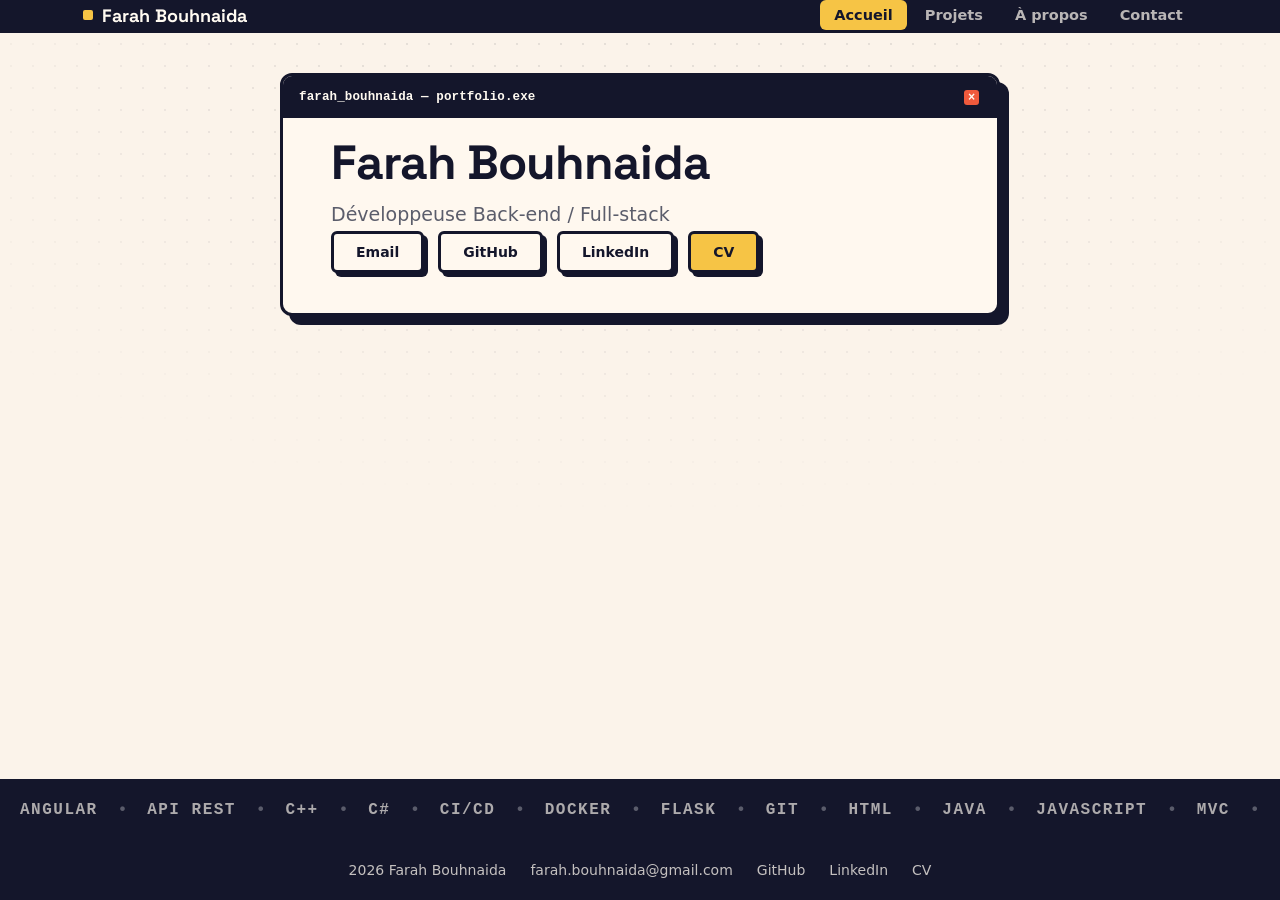
<file: index.html>
<!DOCTYPE html>
<html lang="fr">
<head>
  <meta charset="UTF-8">
  <meta name="viewport" content="width=device-width, initial-scale=1.0">
  <title>Farah Bouhnaida - Portfolio</title>
  <link rel="preconnect" href="https://fonts.googleapis.com">
  <link rel="preconnect" href="https://fonts.gstatic.com" crossorigin>
  <link href="https://fonts.googleapis.com/css2?family=Space+Grotesk:wght@500;600;700&display=swap" rel="stylesheet">
  <link rel="stylesheet" href="/styles/style.css">
</head>
<body data-page="accueil">

  <header>
    <nav class="container">
      <span class="logo">Farah Bouhnaida</span>
      <ul>
        <li><a href="/" data-page="accueil" class="active">Accueil</a></li>
        <li><a href="/projets" data-page="projets">Projets</a></li>
        <li><a href="/apropos" data-page="apropos">À propos</a></li>
        <li><a href="/contact" data-page="contact">Contact</a></li>
      </ul>
    </nav>
  </header>

  <main>
    <section class="hero-section" id="accueil">
      <div class="hero-grille"></div>
      <div class="container hero-content">
        <h1 class="hero-nom">Farah Bouhnaida</h1>
        <p class="hero-role">Développeuse Back-end / Full-stack</p>

        <div class="hero-links">
          <a href="mailto:farah.bouhnaida@gmail.com" class="hero-lien">Email</a>
          <a href="https://github.com/farahbouh" target="_blank" rel="noopener" class="hero-lien">GitHub</a>
          <a href="https://www.linkedin.com/in/farahbouh/" target="_blank" rel="noopener" class="hero-lien">LinkedIn</a>
          <a href="/static/CV_Farah_Bouhnaida.pdf" target="_blank" rel="noopener" class="hero-lien hero-lien-principal">CV</a>
        </div>
      </div>
    </section>

    <section class="marquee-section" aria-label="Compétences techniques">
      <div class="marquee-track">
        <div class="marquee-content" id="marquee-track-1"></div>
        <div class="marquee-content" id="marquee-track-2"></div>
      </div>
    </section>
  </main>

  <footer>
    <div class="container">
      <span>2026 Farah Bouhnaida</span>
      <a href="mailto:farah.bouhnaida@gmail.com">farah.bouhnaida@gmail.com</a>
      <a href="https://github.com/farahbouh" target="_blank" rel="noopener">GitHub</a>
      <a href="https://www.linkedin.com/in/farahbouh/" target="_blank" rel="noopener">LinkedIn</a>
      <a href="/static/CV_Farah_Bouhnaida.pdf" target="_blank" rel="noopener">CV</a>
    </div>
  </footer>

  <script src="scripts/competences.js"></script>

</body>
</html>
</file>
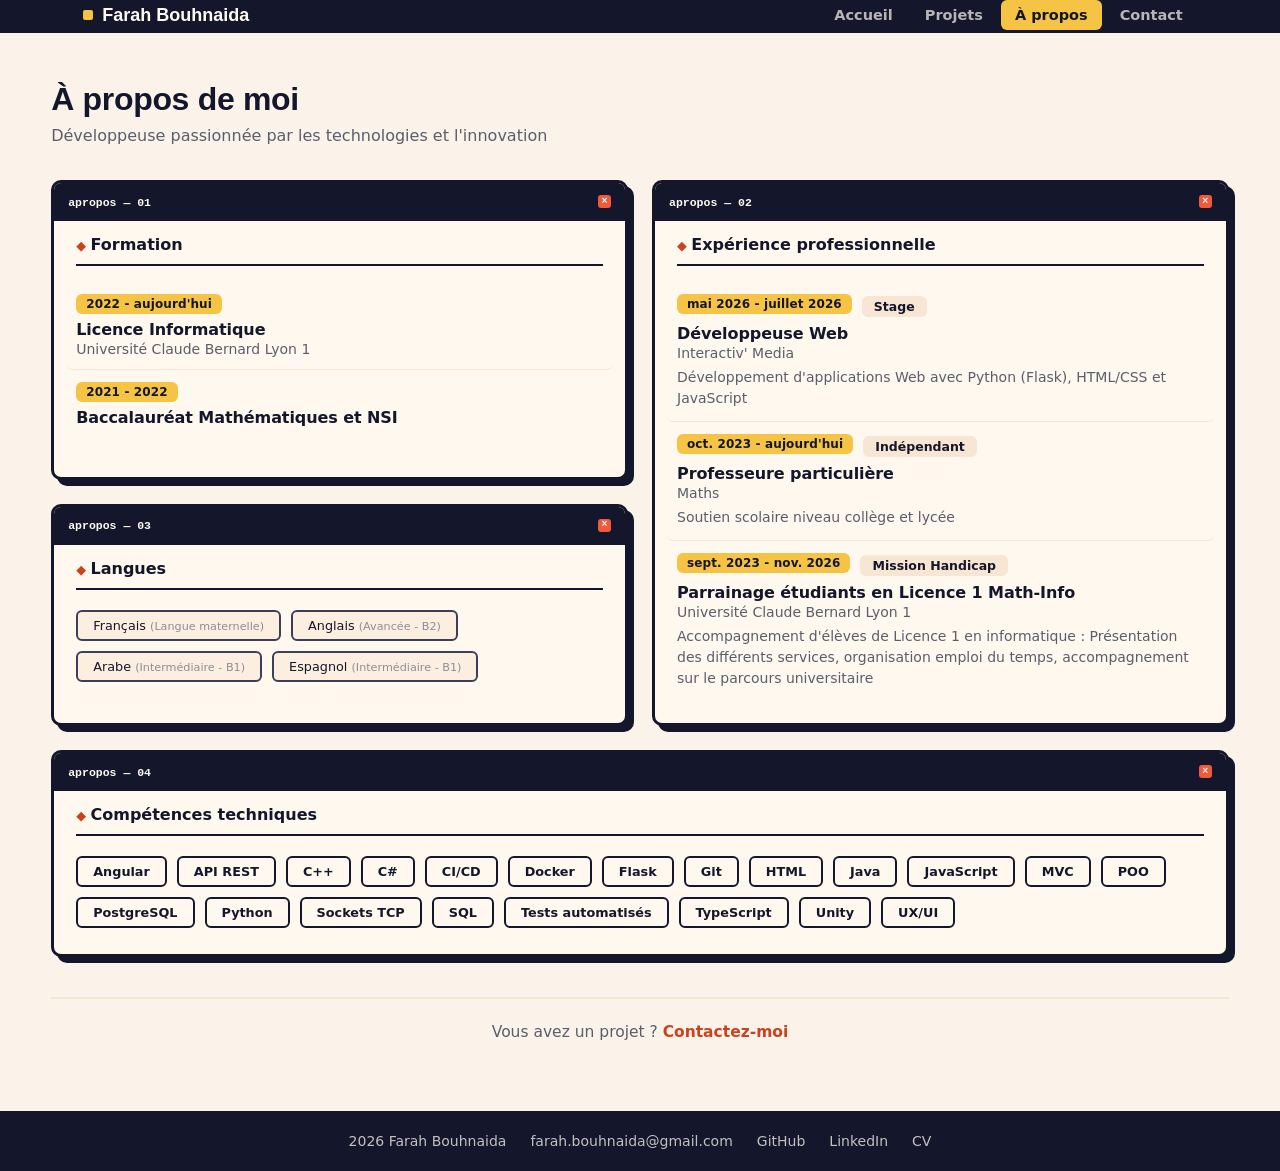
<file: apropos.html>
<!DOCTYPE html>
<html lang="fr">
<head>
  <meta charset="UTF-8">
  <meta name="viewport" content="width=device-width, initial-scale=1.0">
  <title>Farah Bouhnaida - Contact</title>
  <link rel="stylesheet" href="/styles/style.css">
</head>
<body data-page="apropos">

  <header>
    <nav class="container">
      <span class="logo">Farah Bouhnaida</span>
      <ul>
        <li><a href="/" data-page="accueil">Accueil</a></li>
        <li><a href="/projets" data-page="projets">Projets</a></li>
        <li><a href="/apropos" data-page="apropos" class="active">À propos</a></li>
        <li><a href="/contact" data-page="contact">Contact</a></li>
      </ul>
    </nav>
  </header>

  <main class="container page-apropos">
    <h1 class="titre-page">À propos de moi</h1>
    <p class="sous-titre-page">Développeuse passionnée par les technologies et l'innovation</p>

    <div class="grille-apropos">
      <section class="section-apropos">
        <h3 class="titre-section">Formation</h3>
        <ul class="liste-experiences">
          <li>
            <div class="experience-item">
              <span class="periode">2022 - aujourd'hui</span>
              <span class="intitule">Licence Informatique</span>
              <span class="etablissement">Université Claude Bernard Lyon 1</span>
            </div>
          </li>
          <li>
            <div class="experience-item">
              <span class="periode">2021 - 2022</span>
              <span class="intitule">Baccalauréat Mathématiques et NSI</span>
            </div>
          </li>
        </ul>
      </section>

      <section class="section-apropos section-experience">
        <h3 class="titre-section">Expérience professionnelle</h3>
        <ul class="liste-experiences">
          <li class="experience-item">
            <div class="exp-header">
              <span class="periode">mai 2026 - juillet 2026</span>
              <span class="statut">Stage</span>
            </div>
            <span class="intitule">Développeuse Web</span>
            <span class="etablissement">Interactiv' Media</span>
            <p class="description">Développement d'applications Web avec Python (Flask), HTML/CSS et JavaScript</p>
          </li>
          <li class="experience-item">
            <div class="exp-header">
              <span class="periode">oct. 2023 - aujourd'hui</span>
              <span class="statut">Indépendant</span>
            </div>
            <span class="intitule">Professeure particulière</span>
            <span class="etablissement">Maths</span>
            <p class="description">Soutien scolaire niveau collège et lycée</p>
          </li>
          <li class="experience-item">
            <div class="exp-header">
              <span class="periode">sept. 2023 - nov. 2026</span>
              <span class="statut">Mission Handicap</span>
            </div>
            <span class="intitule">Parrainage étudiants en Licence 1 Math-Info</span>
            <span class="etablissement">Université Claude Bernard Lyon 1</span>
            <p class="description"> Accompagnement d'élèves de Licence 1 en informatique : Présentation des différents services, organisation 
emploi du temps, accompagnement sur le parcours universitaire</p>
          </li>
        </ul>
      </section>

      <section class="section-apropos">
        <h3 class="titre-section">Langues</h3>
        <div class="badges-container">
          <span class="badge-langue">Français <span class="niveau">(Langue maternelle)</span></span>
          <span class="badge-langue">Anglais <span class="niveau">(Avancée - B2)</span></span>
          <span class="badge-langue">Arabe <span class="niveau">(Intermédiaire - B1)</span></span>
          <span class="badge-langue">Espagnol <span class="niveau">(Intermédiaire - B1)</span></span>
        </div>
      </section>

      <section class="section-apropos section-pleine-largeur">
        <h3 class="titre-section">Compétences techniques</h3>
        <div class="badges-container" id="badges-competences"></div>
      </section>
    </div>

    <div class="cta-subtil">
      <p class="cta-texte">Vous avez un projet ? <a href="/contact" class="cta-lien">Contactez-moi</a></p>
    </div>
  </main>

  <footer>
    <div class="container">
      <span>2026 Farah Bouhnaida</span>
      <a href="mailto:farah.bouhnaida@gmail.com">farah.bouhnaida@gmail.com</a>
      <a href="https://github.com/farahbouh" target="_blank" rel="noopener">GitHub</a>
      <a href="https://www.linkedin.com/in/farahbouh/" target="_blank" rel="noopener">LinkedIn</a>
      <a href="/static/CV_Farah_Bouhnaida.pdf" target="_blank" rel="noopener">CV</a>
    </div>
  </footer>

  <script src="scripts/competences.js"></script>

</body>
</html>
</file>
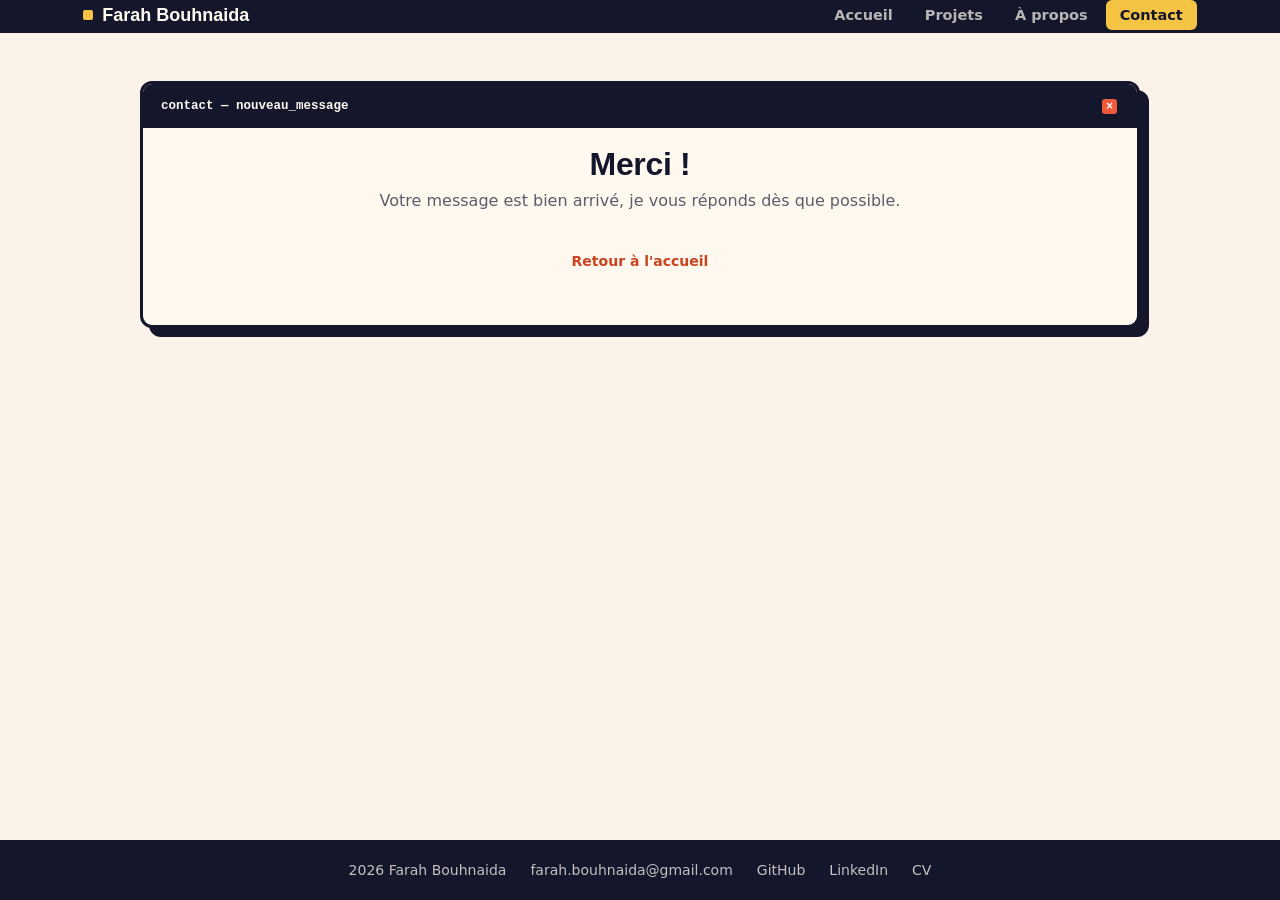
<file: merci.html>
<!DOCTYPE html>
<html lang="fr">
<head>
  <meta charset="UTF-8">
  <meta name="viewport" content="width=device-width, initial-scale=1.0">
  <title>Farah Bouhnaida - Merci</title>
  <link rel="stylesheet" href="/styles/style.css">
</head>
<body data-page="contact">

  <header>
    <nav class="container">
      <span class="logo">Farah Bouhnaida</span>
      <ul>
        <li><a href="/" data-page="accueil">Accueil</a></li>
        <li><a href="/projets" data-page="projets">Projets</a></li>
        <li><a href="/apropos" data-page="apropos">À propos</a></li>
        <li><a href="/contact" data-page="contact" class="active">Contact</a></li>
      </ul>
    </nav>
  </header>

  <main class="container page-contact">
    <div class="carte-contact" style="text-align:center;">
      <h1 class="titre-page">Merci !</h1>
      <p class="sous-titre-page">Votre message est bien arrivé, je vous réponds dès que possible.</p>
      <a href="/" class="bouton-principal">Retour à l'accueil</a>
    </div>
  </main>

  <footer>
    <div class="container">
      <span>2026 Farah Bouhnaida</span>
      <a href="mailto:farah.bouhnaida@gmail.com">farah.bouhnaida@gmail.com</a>
      <a href="https://github.com/farahbouh" target="_blank" rel="noopener">GitHub</a>
      <a href="https://www.linkedin.com/in/farahbouh/" target="_blank" rel="noopener">LinkedIn</a>
      <a href="/static/CV_Farah_Bouhnaida.pdf" target="_blank" rel="noopener">CV</a>
    </div>
  </footer>

</body>
</html>
</file>
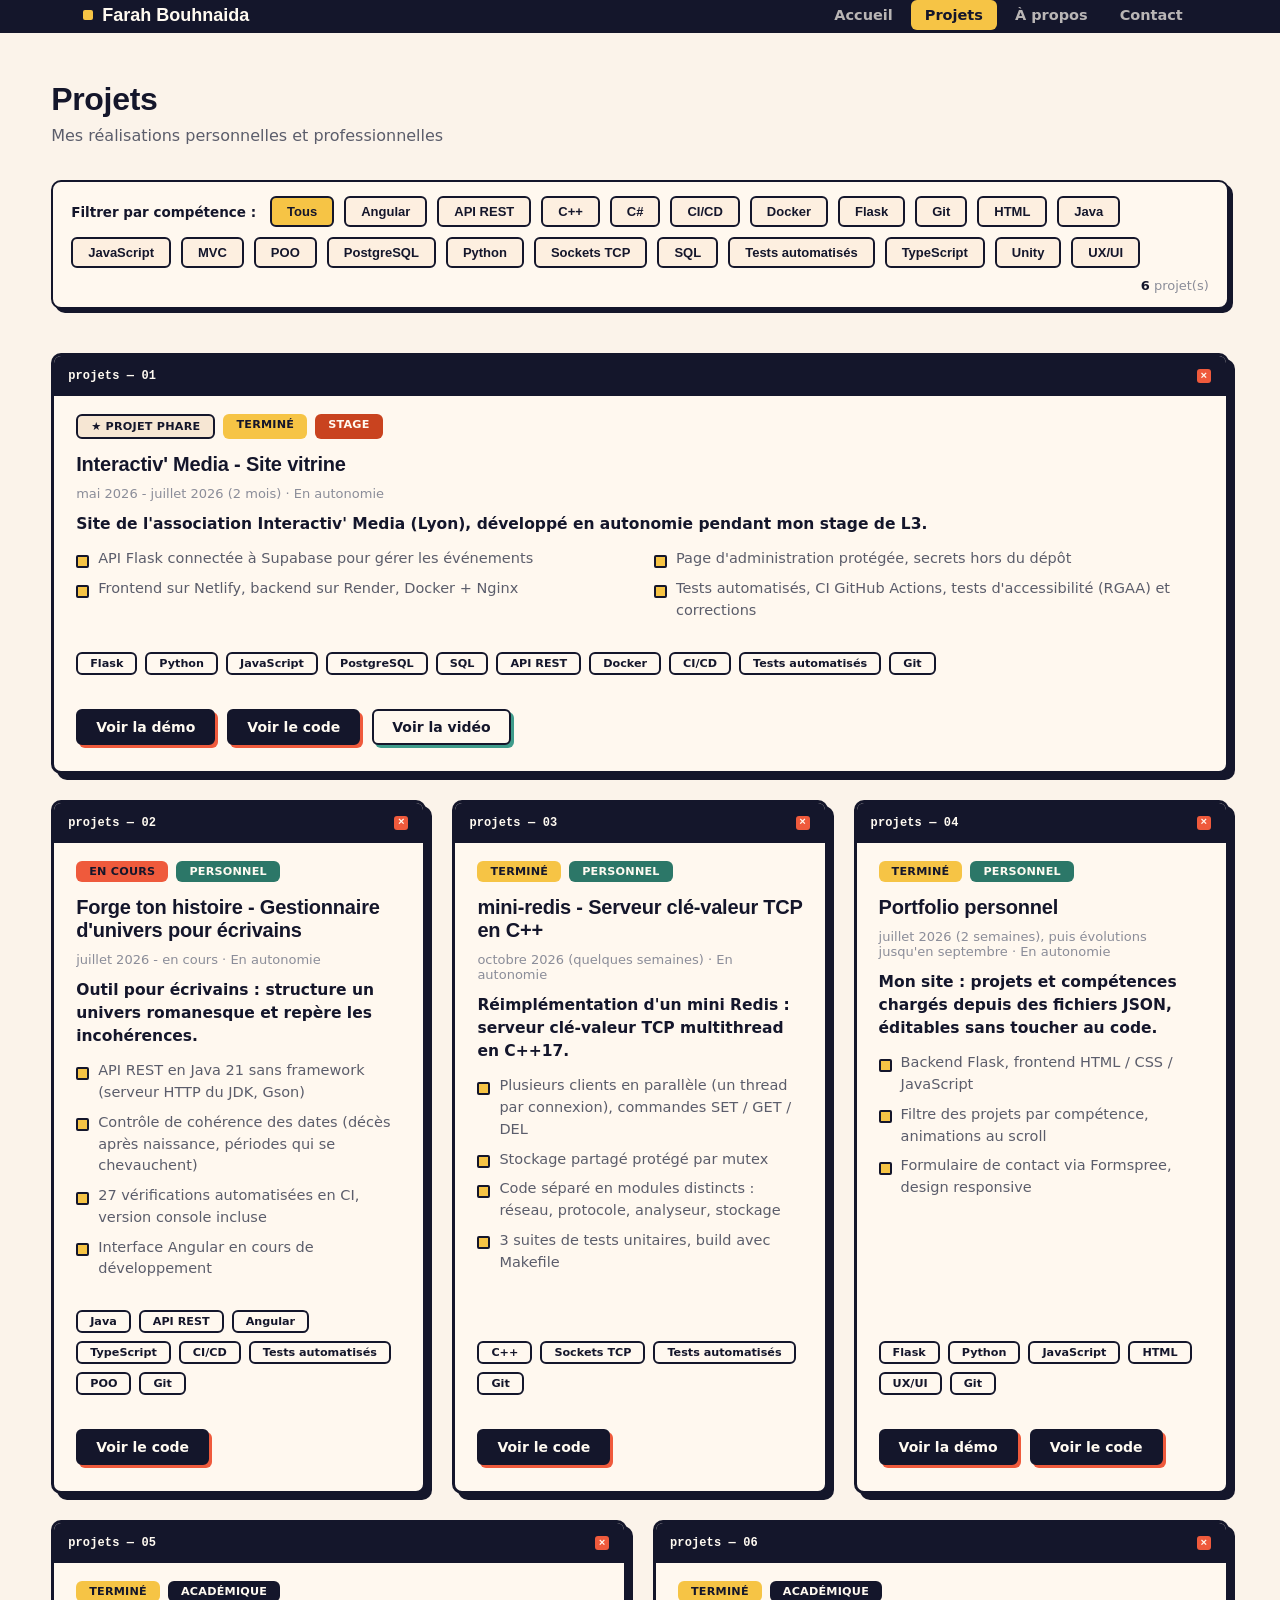
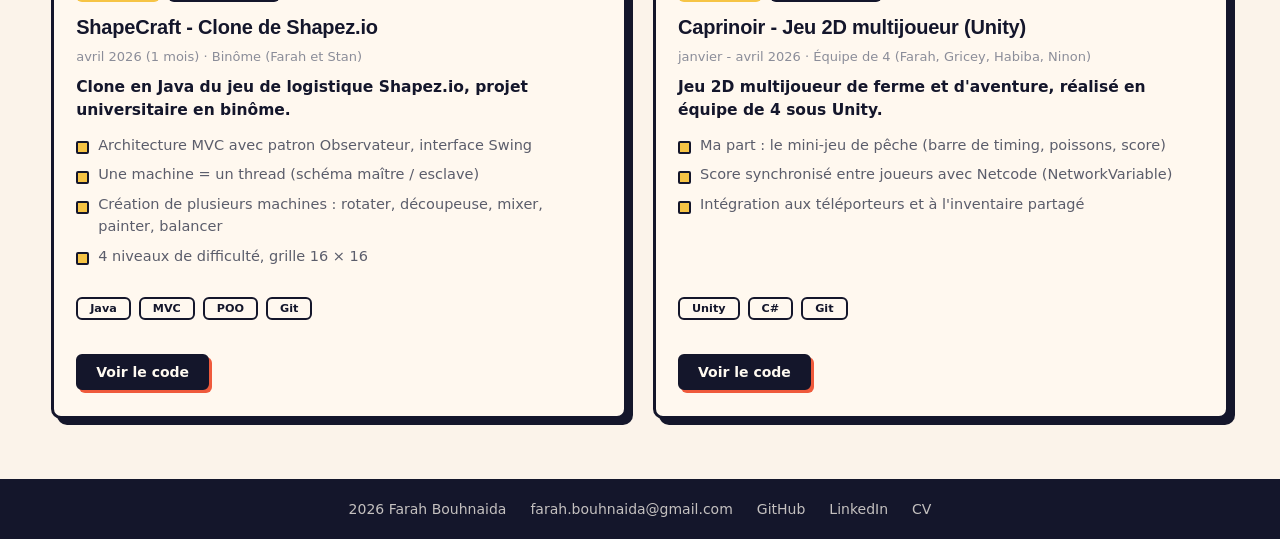
<file: projets.html>
<!DOCTYPE html>
<html lang="fr">
<head>
    <meta charset="UTF-8" />
    <meta name="viewport" content="width=device-width, initial-scale=1.0" />
    <title>Farah Bouhnaida - Projets</title>
    <link rel="stylesheet" href="/styles/style.css" />
</head>
<body data-page="projets">

    <header>
        <nav class="container">
            <span class="logo">Farah Bouhnaida</span>
            <ul>
                <li><a href="/" data-page="accueil">Accueil</a></li>
                <li><a href="/projets" data-page="projets" class="active">Projets</a></li>
                <li><a href="/apropos" data-page="apropos">À propos</a></li>
                <li><a href="/contact" data-page="contact">Contact</a></li>
            </ul>
        </nav>
    </header>

    <main class="container page-projets">
        <h1 class="titre-page">Projets</h1>
        <p class="sous-titre-page">Mes réalisations personnelles et professionnelles</p>

        <!-- FILTRES (les boutons de compétence sont ajoutés par projets.js) -->
        <div class="filtres-container">
            <span class="filtres-label">Filtrer par compétence :</span>
            <button class="filtre-btn active" data-categorie="tous">Tous</button>
            <span class="filtres-resultats"><strong id="compteur-projets">0</strong> projet(s)</span>
        </div>

        <!-- GRILLE DES PROJETS (remplie par JS) -->
        <div class="grille-projets" id="projets-container"></div>
    </main>

    <footer>
        <div class="container">
            <span>2026 Farah Bouhnaida</span>
            <a href="mailto:farah.bouhnaida@gmail.com">farah.bouhnaida@gmail.com</a>
            <a href="https://github.com/farahbouh" target="_blank" rel="noopener">GitHub</a>
            <a href="https://www.linkedin.com/in/farahbouh/" target="_blank" rel="noopener">LinkedIn</a>
            <a href="/static/CV_Farah_Bouhnaida.pdf" target="_blank" rel="noopener">CV</a>
        </div>
    </footer>

    <script src="scripts/projets.js" defer></script>
</body>
</html>
</file>
<file: styles/style.css>
:root {
    /* Surfaces */
    --creme: #fbf3ea;
    --surface: #fff8ef;
    --surface-alt: #fdefe0;
    --surface-alt-2: #f6e6d3;

    /* Encre / bordures */
    --marine: #14162b;
    --marine-doux: #3c3f57;

    /* Texte */
    --texte: var(--marine);
    --texte-secondaire: #5b5d6b;
    --texte-tertiaire: #8b8d99;
    --texte-inverse: #fffaf1;

    /* Accents */
    --jaune: #f6c445;
    --jaune-fonce: #d9a72e;
    --rouge: #ef5a3c;
    --rouge-fonce: #c9431f;
    --sarcelle: #3f9c8b;
    --sarcelle-fonce: #2c7768;

    /* Épaisseurs & rayons */
    --bordure: 3px;
    --bordure-fine: 2px;
    --rayon-sm: 6px;
    --rayon-md: 10px;
    --rayon-lg: 12px;

    /* Ombres dures (néo-brutalisme, pas de flou) */
    --ombre-sm: 4px 4px 0 var(--marine);
    --ombre-md: 6px 6px 0 var(--marine);
    --ombre-lg: 9px 9px 0 var(--marine);

    /* Typographie */
    --police-affichage: 'Space Grotesk', 'Arial Black', Arial, sans-serif;
    --police-corps: system-ui, -apple-system, 'Segoe UI', Arial, sans-serif;
    --police-mono: 'JetBrains Mono', 'SFMono-Regular', Consolas, 'Courier New', monospace;
}

/* ============================================================
   RESET & BASE
   ============================================================ */
* {
    margin: 0;
    padding: 0;
    box-sizing: border-box;
}

html {
    height: 100%;
}

body {
    min-height: 100%;
    margin: 0;
    font-family: var(--police-corps);
    color: var(--texte);
    background: var(--creme);
    display: flex;
    flex-direction: column;
}

main {
    flex: 1 0 auto;
    display: flex;
    flex-direction: column;
}

a:focus-visible,
button:focus-visible,
input:focus-visible,
textarea:focus-visible {
    outline: 3px solid var(--rouge);
    outline-offset: 2px;
    border-radius: 3px;
}

/* ============================================================
   UTILITAIRES
   ============================================================ */
.container {
    width: min(92%, 1200px);
    padding: 0 clamp(16px, 3vw, 32px);
    margin: 0 auto;
}

/* ============================================================
   TYPOGRAPHIE
   ============================================================ */
h1 {
    font-family: var(--police-affichage);
    font-size: 32px;
    font-weight: 700;
    color: var(--texte);
    margin-bottom: 8px;
    letter-spacing: -0.01em;
}

.sous-titre-page {
    color: var(--texte-secondaire);
    font-size: 16px;
    margin-bottom: 35px;
}

/* ============================================================
   HEADER & NAVIGATION — barre de menu façon OS
   ============================================================ */
header {
    background: var(--marine);
    padding: 0;
    border-bottom: var(--bordure) solid var(--marine);
}

nav {
    position: relative;
    display: flex;
    flex-direction: column;
    align-items: center;
    justify-content: space-between;
    gap: 8px;
    padding: 12px 16px;
}

@media (min-width: 600px) {
    nav {
        flex-direction: row;
        padding: 10px clamp(16px, 3vw, 32px);
    }
}

.logo {
    display: inline-flex;
    align-items: center;
    gap: 9px;
    color: var(--texte-inverse);
    font-family: var(--police-affichage);
    font-size: 18px;
    font-weight: 700;
    white-space: nowrap;
}

.logo::before {
    content: '';
    display: inline-block;
    width: 10px;
    height: 10px;
    border-radius: 2px;
    background: var(--jaune);
}

nav ul {
    display: flex;
    flex-wrap: wrap;
    justify-content: center;
    list-style: none;
    gap: 4px;
    padding: 0;
    margin: 0;
    width: 100%;
}

@media (min-width: 600px) {
    nav ul {
        flex-wrap: nowrap;
        justify-content: flex-end;
        width: auto;
    }
}

nav a {
    display: inline-block;
    padding: 7px 14px;
    color: rgba(255, 250, 241, 0.7);
    text-decoration: none;
    font-weight: 600;
    font-size: 14.5px;
    border-radius: var(--rayon-sm);
    white-space: nowrap;
    transition: background-color .15s ease, color .15s ease;
}

@media (max-width: 400px) {
    nav a {
        font-size: 13px;
        padding: 6px 10px;
    }
}

nav a:hover {
    background: rgba(255, 255, 255, 0.08);
    color: var(--texte-inverse);
}

nav a.active {
    background: var(--jaune);
    color: var(--marine);
}

/* ============================================================
   HERO — grande fenêtre avec barre de titre
   ============================================================ */
.hero-section {
    position: relative;
    background: var(--creme);
    flex: 1 0 auto;
    display: flex;
    align-items: flex-start;
    justify-content: center;
    overflow: visible;
    padding: 28px 0 40px;
}

@media (min-width: 768px) {
    .hero-section {
        padding: 40px 0 56px;
    }
}

.hero-grille {
    position: absolute;
    inset: 0;
    background-image: radial-gradient(rgba(20, 22, 43, 0.09) 1.4px, transparent 1.4px);
    background-size: 22px 22px;
    mask-image: radial-gradient(ellipse 75% 65% at 50% 10%, black 30%, transparent 85%);
    -webkit-mask-image: radial-gradient(ellipse 75% 65% at 50% 10%, black 30%, transparent 85%);
    pointer-events: none;
}

.hero-content {
    position: relative;
    width: 100%;
    max-width: 720px;
    background: var(--surface);
    border: var(--bordure) solid var(--marine);
    border-radius: var(--rayon-lg);
    box-shadow: var(--ombre-lg);
    padding: 56px clamp(24px, 5vw, 48px) 40px;
    margin: 0 auto;
}

.hero-content::before {
    content: 'farah_bouhnaida — portfolio.exe';
    position: absolute;
    top: 0;
    left: 0;
    right: 0;
    height: 42px;
    display: flex;
    align-items: center;
    padding: 0 16px;
    background: var(--marine);
    color: var(--texte-inverse);
    font-family: var(--police-mono);
    font-size: 12.5px;
    font-weight: 600;
    letter-spacing: 0.01em;
    border-radius: 9px 9px 0 0;
}

.hero-content::after {
    content: '×';
    display: flex;
    align-items: center;
    justify-content: center;
    position: absolute;
    top: 14px;
    right: 18px;
    width: 15px;
    height: 15px;
    border-radius: 3px;
    background: var(--rouge);
    color: var(--texte-inverse);
    font-family: var(--police-mono);
    font-size: 12px;
    font-weight: 700;
    line-height: 1;
}

.hero-eyebrow {
    display: inline-block;
    color: var(--rouge-fonce);
    font-family: var(--police-mono);
    font-size: 13px;
    font-weight: 700;
    text-transform: uppercase;
    letter-spacing: 2px;
    margin-bottom: 16px;
}

.hero-eyebrow::before {
    content: '// ';
}

.hero-nom {
    font-family: var(--police-affichage);
    color: var(--texte);
    font-size: 38px;
    font-weight: 700;
    letter-spacing: -0.02em;
    margin-bottom: 10px;
}

@media (min-width: 768px) {
    .hero-nom {
        font-size: 48px;
    }
}

.hero-role {
    color: var(--texte-secondaire);
    font-size: 19px;
    font-weight: 500;
    margin-bottom: 6px;
}

.hero-tagline {
    color: var(--texte-tertiaire);
    font-size: 15px;
    font-style: italic;
    margin-bottom: 32px;
}

.hero-links {
    display: flex;
    flex-wrap: wrap;
    gap: 14px;
}

@media (max-width: 480px) {
    .hero-links {
        flex-direction: column;
        align-items: stretch;
    }
}

.hero-lien {
    display: inline-block;
    padding: 10px 22px;
    border-radius: var(--rayon-sm);
    border: var(--bordure) solid var(--marine);
    background: var(--surface);
    color: var(--texte);
    text-decoration: none;
    font-size: 14px;
    font-weight: 700;
    text-align: center;
    box-shadow: var(--ombre-sm);
    transition: transform 0.12s ease, box-shadow 0.12s ease;
}

@media (max-width: 480px) {
    .hero-lien {
        width: 100%;
    }
}

.hero-lien:hover {
    transform: translate(2px, 2px);
    box-shadow: 2px 2px 0 var(--marine);
}

.hero-lien-principal {
    background: var(--jaune);
    border-color: var(--marine);
    color: var(--marine);
}

.hero-lien-principal:hover {
    background: var(--jaune-fonce);
}

/* ============================================================
   MARQUEE (BANDEAU DEFILANT)
   ============================================================ */
.marquee-section {
    background: var(--marine);
    overflow: hidden;
    padding: 14px 0;
    border-top: var(--bordure) solid var(--marine);
    border-bottom: var(--bordure) solid var(--marine);
    flex-shrink: 0;
}

@media (min-width: 768px) {
    .marquee-section {
        padding: 18px 0;
    }
}

.marquee-section:hover .marquee-track {
    animation-play-state: paused;
}

.marquee-track {
    display: flex;
    width: max-content;
    animation: defiler 24s linear infinite;
}

@media (prefers-reduced-motion: reduce) {
    .marquee-track {
        animation: none;
    }
}

.marquee-content {
    display: flex;
    align-items: center;
    flex-shrink: 0;
}

.marquee-item {
    font-family: var(--police-mono);
    font-weight: 700;
    text-transform: uppercase;
    letter-spacing: 1.5px;
    font-size: 16px;
    color: rgba(255, 250, 241, 0.65);
    white-space: nowrap;
    padding: 0 14px;
    text-decoration: none;
    transition: color 0.2s ease;
}

@media (min-width: 768px) {
    .marquee-item {
        padding: 0 20px;
    }
}

.marquee-item:hover {
    color: var(--jaune);
}

.marquee-sep {
    color: rgba(255, 255, 255, 0.3);
    font-size: 16px;
}

@keyframes defiler {
    from { transform: translateX(0); }
    to { transform: translateX(-50%); }
}

/* ============================================================
   PAGES COMMUNES
   ============================================================ */
.page-projets,
.page-contact,
.page-apropos {
    padding: 36px 0 50px;
    display: flex;
    flex-direction: column;
}

@media (min-width: 768px) {
    .page-projets,
    .page-contact,
    .page-apropos {
        padding: 48px 0 60px;
    }
}

.page-projets .titre-page,
.page-contact .titre-page,
.page-apropos .titre-page {
    font-size: 32px;
    font-family: var(--police-affichage);
    font-weight: 700;
    color: var(--texte);
    letter-spacing: -0.01em;
    margin-bottom: 8px;
}

/* ============================================================
   PROJETS
   ============================================================ */
.grille-projets {
    counter-reset: projet-compteur;
    display: flex;
    flex-wrap: wrap;
    gap: 26px;
    margin-top: 20px;
    justify-content: flex-start;
}

@media (max-width: 600px) {
    .grille-projets {
        gap: 20px;
    }
}

/* ========== CARTE PROJET (fenêtre) ========== */
.carte-projet {
    counter-increment: projet-compteur;
    flex: 1 1 calc(33.333% - 26px);
    min-width: 280px;
    max-width: 100%;
    min-height: 280px;
    padding: 58px 22px 26px;
    background: var(--surface);
    border: var(--bordure) solid var(--marine);
    border-radius: var(--rayon-md);
    display: flex;
    flex-direction: column;
    position: relative;
    opacity: 0;
    box-shadow: var(--ombre-md);
    animation: fadeInUp 0.4s ease-out forwards;
    transition: transform 0.18s ease, box-shadow 0.18s ease;
}

@media (max-width: 992px) {
    .carte-projet {
        flex: 1 1 calc(50% - 26px);
        min-width: 240px;
    }
}

@media (max-width: 600px) {
    .carte-projet {
        flex: 1 1 100%;
        min-width: auto;
        min-height: 240px;
        padding: 54px 18px 22px;
    }
}

.carte-projet::before {
    content: 'projets — ' counter(projet-compteur, decimal-leading-zero);
    position: absolute;
    top: 0;
    left: 0;
    right: 0;
    height: 40px;
    display: flex;
    align-items: center;
    padding: 0 14px;
    background: var(--marine);
    color: var(--texte-inverse);
    font-family: var(--police-mono);
    font-size: 12px;
    font-weight: 600;
    letter-spacing: 0.01em;
    border-radius: 7px 7px 0 0;
}

.carte-projet::after {
    content: '×';
    display: flex;
    align-items: center;
    justify-content: center;
    position: absolute;
    top: 13px;
    right: 15px;
    width: 14px;
    height: 14px;
    border-radius: 3px;
    background: var(--rouge);
    color: var(--texte-inverse);
    font-family: var(--police-mono);
    font-size: 11px;
    font-weight: 700;
    line-height: 1;
}

.carte-projet:hover {
    transform: translate(-3px, -3px);
    box-shadow: var(--ombre-lg);
}

.carte-projet h2 {
    font-size: 20px;
    font-weight: 700;
    font-family: var(--police-affichage);
    color: var(--texte);
    margin: 0 0 6px;
    padding: 0;
    border: none;
    letter-spacing: -0.01em;
}

.carte-projet .description {
    font-size: 14.5px;
    color: var(--texte-secondaire);
    line-height: 1.6;
    margin: 0 0 16px;
    flex-grow: 1;
}

.carte-projet .badges {
    display: flex;
    flex-wrap: wrap;
    gap: 8px;
    margin: 0 0 18px;
}

/* ----- Carte surlignée (filtre actif) ----- */
.carte-surlignee {
    box-shadow: var(--ombre-md);
}
.carte-surlignee:hover {
    box-shadow: var(--ombre-lg);
}

@keyframes fadeInUp {
    from {
        opacity: 0;
        transform: translateY(20px);
    }
    to {
        opacity: 1;
        transform: translateY(0);
    }
}

/* ============================================================
   BADGES — étiquettes pleines, coins doux
   ============================================================ */
.badges-haut {
    display: flex;
    flex-wrap: wrap;
    gap: 8px;
    margin-bottom: 14px;
}

/* BADGE STATUT */
.badge-statut {
    display: inline-block;
    padding: 4px 13px;
    border-radius: var(--rayon-sm);
    font-size: 0.7rem;
    font-weight: 700;
    letter-spacing: 0.02em;
    text-transform: uppercase;
    color: var(--marine);
}
.badge-statut-termine {
    background: var(--jaune);
}
.badge-statut-en-cours {
    background: var(--rouge);
}
.badge-statut-a-venir {
    background: var(--sarcelle);
    color: var(--texte-inverse);
}
.badge-statut-brouillon {
    background: var(--surface-alt-2);
    color: var(--texte-secondaire);
}

/* BADGE TYPE */
.badge-type {
    display: inline-block;
    padding: 4px 13px;
    border-radius: var(--rayon-sm);
    font-size: 0.7rem;
    font-weight: 700;
    letter-spacing: 0.02em;
    text-transform: uppercase;
    color: var(--texte-inverse);
}
.badge-type-personnel {
    background: var(--sarcelle-fonce);
}
.badge-type-academique {
    background: var(--marine);
}
.badge-type-stage {
    background: var(--rouge-fonce);
}

/* BADGE TECHNOS (tags projets) */
.badge {
    display: inline-block;
    padding: 3px 12px;
    border-radius: var(--rayon-sm);
    background: var(--surface);
    color: var(--texte);
    font-size: 0.7rem;
    font-weight: 600;
    border: var(--bordure-fine) solid var(--marine);
}
.badge-surlignee {
    background: var(--jaune);
    color: var(--marine);
    border-color: var(--marine);
}

/* BADGE TECH (compétences techniques - page À propos) */
.badge-tech {
    display: inline-block;
    padding: 6px 15px;
    border-radius: var(--rayon-sm);
    background: var(--surface);
    color: var(--texte);
    font-size: 0.8rem;
    font-weight: 700;
    border: var(--bordure-fine) solid var(--marine);
    text-decoration: none;
    transition: background-color .15s ease, color .15s ease, transform .15s ease;
}
.badge-tech:hover {
    background: var(--jaune);
    color: var(--marine);
    transform: translateY(-2px);
}

/* BADGE LANGUE (page À propos) */
.badge-langue {
    display: inline-block;
    padding: 6px 15px;
    border-radius: var(--rayon-sm);
    background: var(--surface-alt);
    color: var(--texte);
    font-size: 0.8rem;
    font-weight: 500;
    border: var(--bordure-fine) solid var(--marine-doux);
}
.badge-langue .niveau {
    font-weight: 400;
    font-size: 0.7rem;
    color: var(--texte-tertiaire);
}
.badge-langue:hover {
    background: var(--surface-alt-2);
    border-color: var(--marine);
}

/* ============================================================
   BOUTONS D'ACTION SUR LES CARTES PROJETS
   ============================================================ */
.actions-projet {
    display: flex;
    flex-wrap: wrap;
    gap: 12px;
    margin-top: 16px;
    align-items: center;
}

.btn-action {
    display: inline-block;
    padding: 8px 18px;
    border-radius: var(--rayon-sm);
    font-size: 14px;
    font-weight: 700;
    text-decoration: none;
    text-align: center;
    border: var(--bordure-fine) solid var(--marine);
    transition: transform 0.12s ease, box-shadow 0.12s ease;
}

/* Bouton principal (démo / code) */
.btn-demo {
    background: var(--marine);
    color: var(--texte-inverse);
    box-shadow: 3px 3px 0 var(--rouge);
}
.btn-demo:hover {
    transform: translate(2px, 2px);
    box-shadow: 1px 1px 0 var(--rouge);
}

/* Bouton secondaire (vidéo) */
.btn-video {
    background: var(--surface);
    color: var(--texte);
    box-shadow: 3px 3px 0 var(--sarcelle);
}
.btn-video:hover {
    transform: translate(2px, 2px);
    box-shadow: 1px 1px 0 var(--sarcelle);
}

.actions-projet:only-child .btn-action {
    background: var(--marine);
    color: var(--texte-inverse);
    box-shadow: 3px 3px 0 var(--rouge);
}
.actions-projet:only-child .btn-action:hover {
    transform: translate(2px, 2px);
    box-shadow: 1px 1px 0 var(--rouge);
}

/* ============================================================
   BOUTONS
   ============================================================ */
.bouton-principal {
    display: inline-block;
    padding: 8px 0;
    color: var(--rouge-fonce);
    font-weight: 700;
    font-size: 14px;
    text-decoration: none;
    border-bottom: 2px solid transparent;
    align-self: flex-start;
    background: none;
    border-radius: 0;
    transition: border-color .15s ease;
}
.bouton-principal::after {
    display: inline-block;
}
.bouton-principal:hover {
    border-bottom-color: var(--rouge-fonce);
}

.bouton-envoyer {
    width: 100%;
    padding: 13px;
    background: var(--jaune);
    color: var(--marine);
    border: var(--bordure) solid var(--marine);
    border-radius: var(--rayon-sm);
    font-size: 15px;
    font-weight: 700;
    cursor: pointer;
    margin-top: 6px;
    box-shadow: var(--ombre-sm);
    transition: transform 0.12s ease, box-shadow 0.12s ease;
}

.bouton-envoyer:hover {
    background: var(--jaune-fonce);
    transform: translate(2px, 2px);
    box-shadow: 2px 2px 0 var(--marine);
}

.bouton-envoyer:active {
    transform: translate(4px, 4px);
    box-shadow: 0 0 0 var(--marine);
}

/* ============================================================
   CONTACT
   ============================================================ */
.carte-contact {
    position: relative;
    width: 100%;
    max-width: 1000px;
    margin: 0 auto;
    padding: 62px 30px 34px;
    background: var(--surface);
    border-radius: var(--rayon-lg);
    border: var(--bordure) solid var(--marine);
    box-shadow: var(--ombre-lg);
}

@media (min-width: 768px) {
    .carte-contact {
        padding: 62px 46px 46px;
    }
}

.carte-contact::before {
    content: 'contact — nouveau_message';
    position: absolute;
    top: 0;
    left: 0;
    right: 0;
    height: 44px;
    display: flex;
    align-items: center;
    padding: 0 18px;
    background: var(--marine);
    color: var(--texte-inverse);
    font-family: var(--police-mono);
    font-size: 12.5px;
    font-weight: 600;
    border-radius: 9px 9px 0 0;
}

.carte-contact::after {
    content: '×';
    display: flex;
    align-items: center;
    justify-content: center;
    position: absolute;
    top: 15px;
    right: 20px;
    width: 15px;
    height: 15px;
    border-radius: 3px;
    background: var(--rouge);
    color: var(--texte-inverse);
    font-family: var(--police-mono);
    font-size: 12px;
    font-weight: 700;
    line-height: 1;
}

.grille-contact {
    display: grid;
    grid-template-columns: 1fr 1.1fr;
    gap: 56px;
    align-items: start;
}

@media (max-width: 800px) {
    .grille-contact {
        grid-template-columns: 1fr;
        gap: 34px;
    }
}

.colonne-info-contact {
    padding-top: 6px;
}

.liste-contact-icones {
    list-style: none;
    padding: 0;
    margin: 8px 0 32px;
    display: flex;
    flex-direction: column;
    gap: 16px;
}

.liste-contact-icones li {
    display: flex;
    align-items: center;
    gap: 14px;
}

.liste-contact-icones a {
    color: var(--texte);
    text-decoration: none;
    font-size: 15.5px;
    font-weight: 500;
}

.liste-contact-icones a:hover {
    color: var(--rouge-fonce);
    text-decoration: underline;
}

.liste-contact-icones span {
    color: var(--texte);
    font-size: 15.5px;
}

.icone-contact {
    display: flex;
    align-items: center;
    justify-content: center;
    width: 30px;
    height: 30px;
    flex-shrink: 0;
    color: var(--marine);
    background: var(--jaune);
    border: var(--bordure-fine) solid var(--marine);
    border-radius: var(--rayon-sm);
}

.icone-contact svg {
    width: 15px;
    height: 15px;
}

.formulaire {
    width: 100%;
}

.ligne-formulaire {
    display: grid;
    grid-template-columns: 1fr;
    gap: 0;
}

@media (min-width: 600px) {
    .ligne-formulaire {
        grid-template-columns: 1fr 1fr;
        gap: 18px;
    }
}

.champ {
    margin-bottom: 16px;
}

@media (min-width: 600px) {
    .champ {
        margin-bottom: 18px;
    }
}

.champ label {
    display: block;
    font-weight: 700;
    color: var(--texte);
    margin-bottom: 6px;
    font-size: 13.5px;
}

.champ input,
.champ textarea {
    width: 100%;
    padding: 10px 13px;
    font-family: inherit;
    font-size: 15px;
    color: var(--texte);
    background: var(--surface-alt);
    border: var(--bordure-fine) solid var(--marine);
    border-radius: var(--rayon-sm);
    transition: box-shadow .15s ease, background-color .15s ease;
}

.champ input:focus,
.champ textarea:focus {
    outline: none;
    background: var(--surface);
    box-shadow: 3px 3px 0 var(--jaune);
}

.champ textarea {
    resize: vertical;
    min-height: 120px;
}

@media (min-width: 768px) {
    .champ textarea {
        min-height: 150px;
    }
}

/* ============================================================
   A PROPOS
   ============================================================ */
.grille-apropos {
    counter-reset: section-compteur;
    display: grid;
    grid-template-columns: 1fr 1fr;
    gap: 24px;
    align-items: stretch;
    margin-bottom: 20px;
}

@media (max-width: 900px) {
    .grille-apropos {
        grid-template-columns: 1fr;
        gap: 18px;
    }
}

.section-apropos {
    counter-increment: section-compteur;
    position: relative;
    display: flex;
    flex-direction: column;
    padding: 52px 22px 22px;
    background: var(--surface);
    border-radius: var(--rayon-md);
    border: var(--bordure) solid var(--marine);
    box-shadow: var(--ombre-md);
}

@media (max-width: 600px) {
    .section-apropos {
        padding: 48px 16px 16px;
    }
}

.section-apropos::before {
    content: 'apropos — ' counter(section-compteur, decimal-leading-zero);
    position: absolute;
    top: 0;
    left: 0;
    right: 0;
    height: 38px;
    display: flex;
    align-items: center;
    padding: 0 14px;
    background: var(--marine);
    color: var(--texte-inverse);
    font-family: var(--police-mono);
    font-size: 11.5px;
    font-weight: 600;
    border-radius: 7px 7px 0 0;
}

.section-apropos::after {
    content: '×';
    display: flex;
    align-items: center;
    justify-content: center;
    position: absolute;
    top: 12px;
    right: 14px;
    width: 13px;
    height: 13px;
    border-radius: 3px;
    background: var(--rouge);
    color: var(--texte-inverse);
    font-family: var(--police-mono);
    font-size: 10px;
    font-weight: 700;
    line-height: 1;
}

.section-experience {
    grid-row: span 2;
}

@media (max-width: 900px) {
    .section-experience {
        grid-row: auto;
    }
}

.section-pleine-largeur {
    grid-column: 1 / -1;
}

@media (max-width: 900px) {
    .section-pleine-largeur {
        grid-column: 1;
    }
}

.titre-section {
    display: inline-block;
    font-size: 16px;
    color: var(--texte);
    font-weight: 700;
    margin-bottom: 16px;
    padding-bottom: 10px;
    border-bottom: var(--bordure-fine) solid var(--marine);
    width: 100%;
}

.titre-section::before {
    content: '◆ ';
    color: var(--rouge-fonce);
    font-size: 0.8em;
}

.liste-experiences {
    list-style: none;
    padding: 0;
    margin: 0;
    flex-grow: 1;
}

.liste-experiences li {
    padding: 12px 10px;
    margin: 0 -10px;
    border-bottom: 1px solid var(--surface-alt-2);
    border-radius: var(--rayon-sm);
    transition: background-color .15s ease;
}

.liste-experiences li:hover {
    background: var(--surface-alt);
}

.liste-experiences li:last-child {
    border-bottom: none;
}

.experience-item {
    display: flex;
    flex-direction: column;
    gap: 2px;
}

.exp-header {
    display: flex;
    flex-direction: column;
    align-items: flex-start;
    gap: 6px;
    margin-bottom: 4px;
}

@media (min-width: 480px) {
    .exp-header {
        flex-direction: row;
        align-items: center;
        gap: 10px;
        flex-wrap: wrap;
    }
}

.periode {
    display: inline-block;
    align-self: flex-start;
    font-weight: 700;
    color: var(--marine);
    background: var(--jaune);
    font-size: 12px;
    letter-spacing: 0.01em;
    padding: 3px 10px;
    border-radius: var(--rayon-sm);
    margin-bottom: 4px;
}

.statut {
    padding: 3px 12px;
    background: var(--surface-alt-2);
    color: var(--texte);
    border-radius: var(--rayon-sm);
    font-size: 12.5px;
    font-weight: 700;
}

.intitule {
    font-weight: 700;
    font-size: 16px;
    color: var(--texte);
    letter-spacing: -0.005em;
}

.etablissement {
    color: var(--texte-secondaire);
    font-size: 14px;
}

.description {
    color: var(--texte-secondaire);
    font-size: 14px;
    margin-top: 4px;
    line-height: 1.5;
}

.badges-container {
    display: flex;
    flex-wrap: wrap;
    gap: 10px;
    padding: 4px 0;
    align-content: flex-start;
    flex-grow: 1;
}

@media (max-width: 600px) {
    .badges-container {
        gap: 8px;
    }
}

/* ============================================================
   CTA SUBTIL
   ============================================================ */
.cta-subtil {
    padding: 24px 0 10px;
    margin-top: 20px;
    text-align: center;
    border-top: var(--bordure-fine) solid var(--surface-alt-2);
}

.cta-texte {
    font-size: 15.5px;
    color: var(--texte-secondaire);
}

.cta-lien {
    color: var(--rouge-fonce);
    text-decoration: none;
    font-weight: 700;
    transition: color 0.15s ease;
}

.cta-lien:hover {
    text-decoration: underline;
}

/* ============================================================
   FILTRES PROJETS
   ============================================================ */
.filtres-container {
    display: flex;
    flex-wrap: wrap;
    align-items: center;
    gap: 10px;
    padding: 14px 18px;
    margin-bottom: 24px;
    background: var(--surface);
    border-radius: var(--rayon-md);
    border: var(--bordure-fine) solid var(--marine);
    box-shadow: var(--ombre-sm);
}

.filtres-label {
    font-weight: 700;
    font-size: 13.5px;
    color: var(--texte);
    margin-right: 4px;
}

.filtre-btn {
    padding: 6px 15px;
    background: var(--surface-alt);
    border: var(--bordure-fine) solid var(--marine);
    border-radius: var(--rayon-sm);
    font-size: 13px;
    font-weight: 600;
    color: var(--texte);
    cursor: pointer;
    transition: background-color .15s ease, transform .12s ease;
}

.filtre-btn:hover {
    background: var(--surface-alt-2);
    transform: translateY(-2px);
}

.filtre-btn.active {
    background: var(--jaune);
    color: var(--marine);
}

.filtre-btn.active:hover {
    background: var(--jaune-fonce);
}

.filtres-resultats {
    margin-left: auto;
    font-size: 13px;
    color: var(--texte-tertiaire);
}

.filtres-resultats strong {
    color: var(--texte);
}

@media (max-width: 600px) {
    .filtres-container {
        flex-direction: column;
        align-items: stretch;
        gap: 8px;
        padding: 12px 16px;
    }

    .filtres-label {
        margin-bottom: 4px;
    }

    .filtre-btn {
        text-align: center;
        padding: 8px 12px;
        font-size: 12px;
        flex: 1;
    }

    .filtres-resultats {
        margin-left: 0;
        text-align: center;
        padding-top: 4px;
    }
}

/* ============================================================
   STYLES PROJETS SUPPLEMENTAIRES
   ============================================================ */
.duree-projet {
    font-size: 13px;
    color: var(--texte-tertiaire);
    margin: 4px 0 12px;
}

.liens-projet {
    margin-top: 12px;
}

.lien-secondaire {
    color: var(--rouge-fonce);
    text-decoration: none;
    font-size: 14px;
    font-weight: 600;
    transition: color 0.15s ease;
}

.lien-secondaire:hover {
    text-decoration: underline;
}

/* ============================================================
   CARTES PROJETS : résumé, puces, "en savoir plus", projet phare
   ============================================================ */
.carte-projet .corps-projet {
    flex-grow: 1;
    margin-bottom: 16px;
}

.resume-projet {
    font-size: 15.5px;
    font-weight: 600;
    line-height: 1.5;
    color: var(--texte);
    margin: 0 0 12px;
}

.points-projet {
    list-style: none;
    padding: 0;
    margin: 0 0 14px;
    display: grid;
    gap: 8px;
}

.points-projet li {
    position: relative;
    padding-left: 22px;
    font-size: 14.5px;
    line-height: 1.5;
    color: var(--texte-secondaire);
}

.points-projet li::before {
    content: '';
    position: absolute;
    left: 0;
    top: 0.45em;
    width: 9px;
    height: 9px;
    background: var(--jaune);
    border: var(--bordure-fine) solid var(--marine);
    border-radius: 2px;
}

.details-projet {
    margin: 0;
}

.details-projet summary {
    cursor: pointer;
    font-size: 13px;
    font-weight: 700;
    color: var(--rouge-fonce);
}

.details-projet summary:hover {
    text-decoration: underline;
}

.details-projet summary:focus-visible {
    outline: 3px solid var(--rouge);
    outline-offset: 3px;
    border-radius: 2px;
}

.details-projet .description {
    font-size: 14px;
    line-height: 1.6;
    margin: 10px 0 0;
}

/* Projet phare : carte pleine largeur */
.carte-projet.carte-projet-phare {
    flex: 1 1 100%;
}

.badge-phare {
    display: inline-block;
    padding: 4px 13px;
    border-radius: var(--rayon-sm);
    font-size: 0.7rem;
    font-weight: 700;
    letter-spacing: 0.02em;
    text-transform: uppercase;
    background: var(--surface-alt-2);
    color: var(--marine);
    border: var(--bordure-fine) solid var(--marine);
}

@media (min-width: 768px) {
    .carte-projet-phare .points-projet {
        grid-template-columns: 1fr 1fr;
        column-gap: 28px;
    }
}

/* ============================================================
   FOOTER
   ============================================================ */
footer {
    background-color: var(--marine);
    padding: 22px 0;
    flex-shrink: 0;
}

footer .container {
    display: flex;
    flex-wrap: wrap;
    gap: 18px;
    justify-content: center;
    color: rgba(255, 250, 241, 0.75);
    font-size: 14px;
}

@media (min-width: 600px) {
    footer .container {
        gap: 24px;
    }
}

footer a {
    color: rgba(255, 250, 241, 0.75);
    text-decoration: none;
    transition: color 0.15s ease;
}

footer a:hover {
    color: var(--jaune);
    text-decoration: underline;
}

/* ============================================================
   ACCESSIBILITE - REDUCTION DE MOUVEMENT
   ============================================================ */
@media (prefers-reduced-motion: reduce) {
    .carte-projet {
        animation: none;
        opacity: 1;
    }
    .carte-projet:hover {
        transform: none;
    }
    .marquee-track {
        animation: none;
    }
}
</file>
